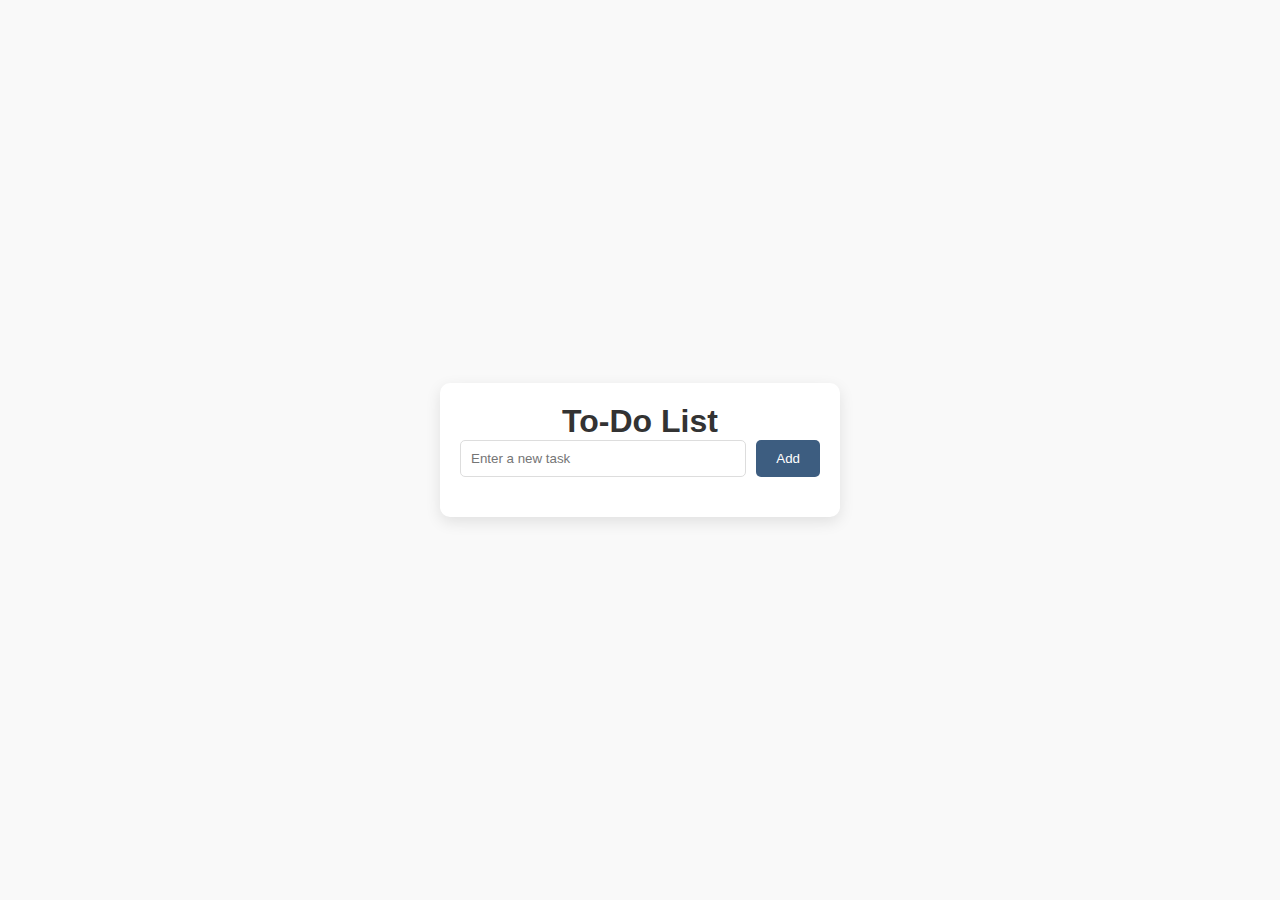
<file: lab3/index.html>
<!DOCTYPE html>
<html lang="en">
<head>
    <meta charset="UTF-8">
    <meta name="viewport" content="width=device-width, initial-scale=1.0">
    <title>To-Do List</title>
    <link rel="stylesheet" href="style.css">
</head>
<body>
    <div class="todo-app">
        <h1>To-Do List</h1>
        <div class="input-container">
            <input type="text" id="new-task-input" placeholder="Enter a new task">
            <button id="add-task-btn">Add</button>
        </div>
        <ul id="task-list">
        </ul>
    </div>

<script src="script.js"> </script>
</body>
</html>
</file>
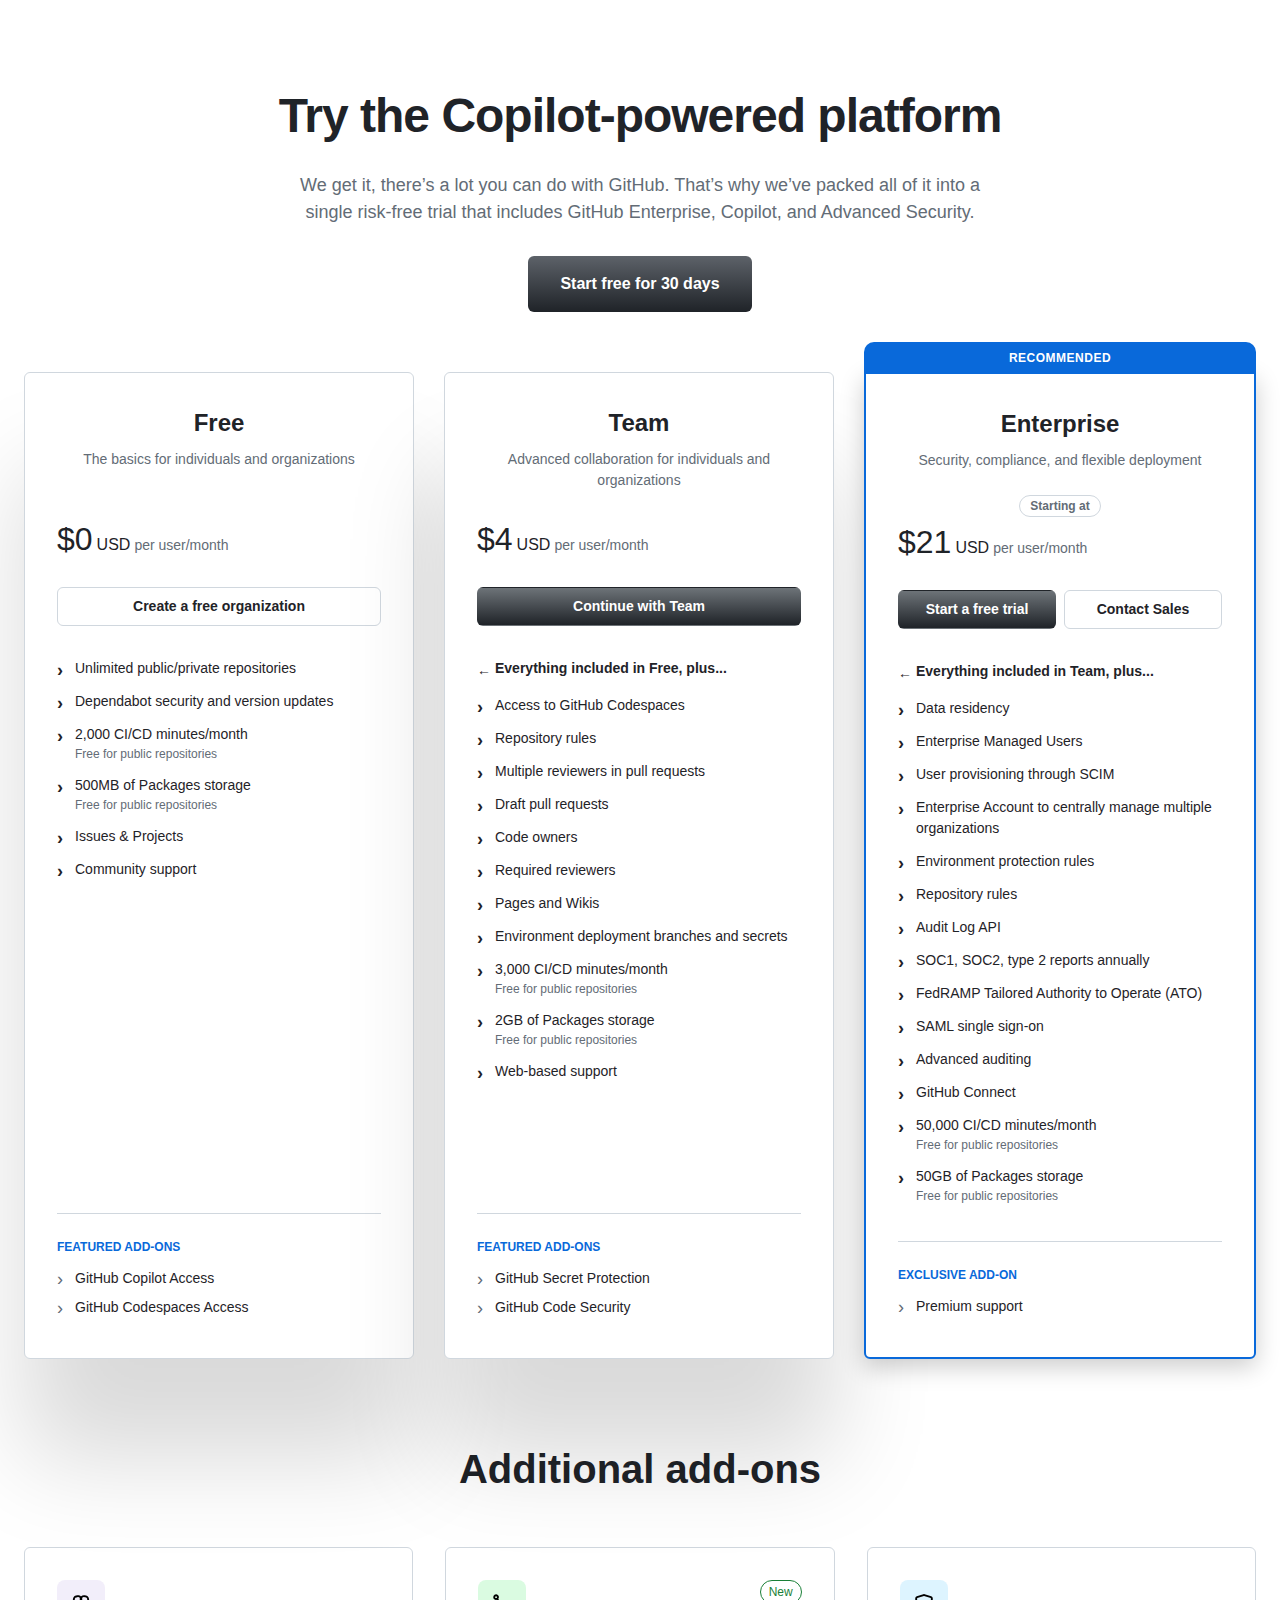
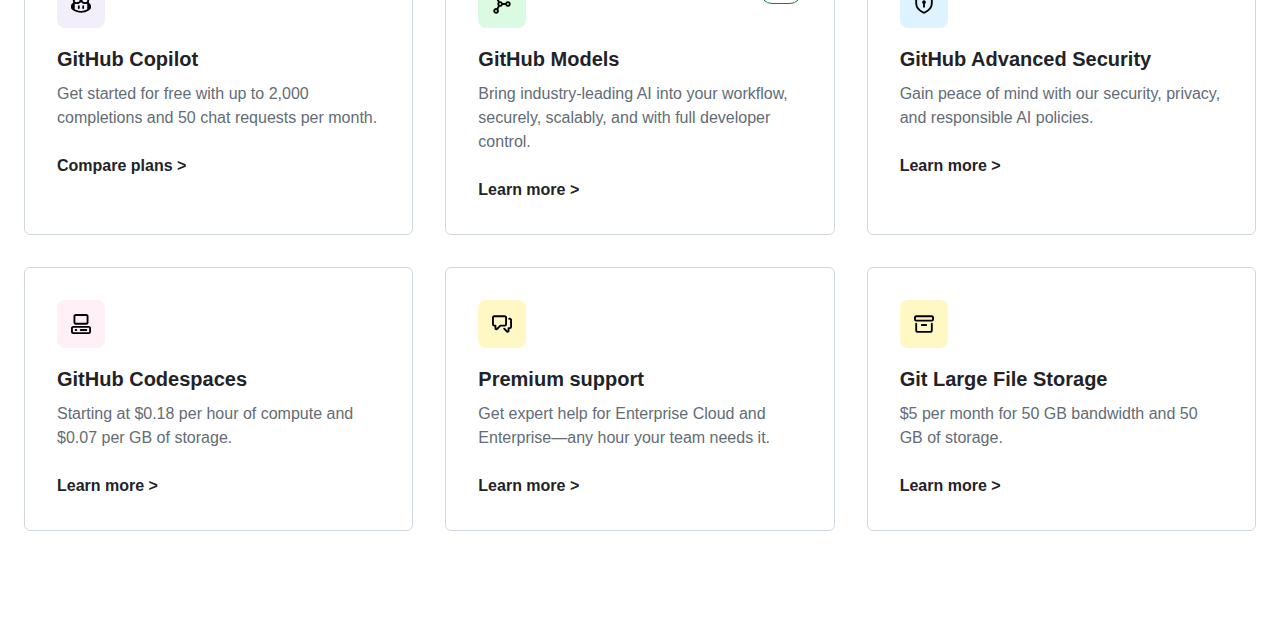
<file: lab2/github/index.html>
<!DOCTYPE html>
<html lang="en">
<head>
    <meta charset="UTF-8">
    <meta name="viewport" content="width=device-width, initial-scale=1.0">
    <title>GitHub Pricing Clone</title>
    <link rel="stylesheet" href="style.css">
</head>
<body>

    <header class="hero-section">
        <div class="container">
            <h1 class="hero-title">Try the Copilot-powered platform</h1>
            <p class="hero-desc">
                We get it, there’s a lot you can do with GitHub. That’s why we’ve packed all of it into a single risk-free trial that includes GitHub Enterprise, Copilot, and Advanced Security.
            </p>
            <a href="#" class="btn btn-primary-large">Start free for 30 days</a>
        </div>
    </header>

    <section class="pricing-section">
        <div class="container">
            <div class="pricing-grid">
                
    <div class="pricing-card">
        <h2 class="tier-name">Free</h2>
        <p class="tier-desc">The basics for individuals and organizations</p>
        <div class="price-block">
            <span class="price">$0</span> <span class="currency">USD</span> <span class="period">per user/month</span>
        </div>
        <a href="#" class="btn btn-outline full-width">Create a free organization</a>
        
        <ul class="feature-list">
            <li>Unlimited public/private repositories</li>
            <li>Dependabot security and version updates</li>
            <li>2,000 CI/CD minutes/month <span class="note">Free for public repositories</span></li>
            <li>500MB of Packages storage <span class="note">Free for public repositories</span></li>
            <li>Issues & Projects</li>
            <li>Community support</li>
        </ul>

        <div class="addon-section">
            <p class="addon-title">FEATURED ADD-ONS</p>
            <ul class="addon-list">
                <li>GitHub Copilot Access</li>
                <li>GitHub Codespaces Access</li>
            </ul>
        </div>
    </div>

    <div class="pricing-card">
        <h2 class="tier-name">Team</h2>
        <p class="tier-desc">Advanced collaboration for individuals and organizations</p>
        <div class="price-block">
            <span class="price">$4</span> <span class="currency">USD</span> <span class="period">per user/month</span>
        </div>
        <a href="#" class="btn btn-dark full-width">Continue with Team</a>
        
        <ul class="feature-list">
            <li class="intro-item">Everything included in Free, plus...</li>
            <li>Access to GitHub Codespaces</li>
            <li>Repository rules</li>
            <li>Multiple reviewers in pull requests</li>
            <li>Draft pull requests</li>
            <li>Code owners</li>
            <li>Required reviewers</li>
            <li>Pages and Wikis</li>
            <li>Environment deployment branches and secrets</li>
            <li>3,000 CI/CD minutes/month <span class="note">Free for public repositories</span></li>
            <li>2GB of Packages storage <span class="note">Free for public repositories</span></li>
            <li>Web-based support</li>
        </ul>
            <div class="addon-section">
            <p class="addon-title">FEATURED ADD-ONS</p>
            <ul class="addon-list">
                <li>GitHub Secret Protection</li>
                <li>GitHub Code Security</li>
            </ul>
        </div>
    </div>

    <div class="pricing-card recommended">
        <div class="card-content">
            <h2 class="tier-name">Enterprise</h2>
            <p class="tier-desc">Security, compliance, and flexible deployment</p>
            <div class="starting-at">Starting at</div>
            <div class="price-block">
                <span class="price">$21</span> <span class="currency">USD</span> <span class="period">per user/month</span>
            </div>
            
            <div class="btn-group">
                <a href="#" class="btn btn-dark full-width">Start a free trial</a>
                <a href="#" class="btn btn-outline full-width">Contact Sales</a>
            </div>
            
            <ul class="feature-list">
                <li class="intro-item">Everything included in Team, plus...</li>
                <li>Data residency</li>
                <li>Enterprise Managed Users</li>
                <li>User provisioning through SCIM</li>
                <li>Enterprise Account to centrally manage multiple organizations</li>
                <li>Environment protection rules</li>
                <li>Repository rules</li>
                <li>Audit Log API</li>
                <li>SOC1, SOC2, type 2 reports annually</li>
                <li>FedRAMP Tailored Authority to Operate (ATO)</li>
                <li>SAML single sign-on</li>
                <li>Advanced auditing</li>
                <li>GitHub Connect</li>
                <li>50,000 CI/CD minutes/month <span class="note">Free for public repositories</span></li>
                <li>50GB of Packages storage <span class="note">Free for public repositories</span></li>
            </ul>
                <div class="addon-section">
                <p class="addon-title">EXCLUSIVE ADD-ON</p>
                <ul class="addon-list">
                    <li>Premium support</li>
                </ul>
            </div>
        </div>
    </div>

</div>
        </div>
    </section>

    <section class="addons-section">
        <div class="container">
            <h2 class="section-title">Additional add-ons</h2>
            
            <div class="addons-grid">
                
                <div class="addon-card">
                    <div class="icon purple">
                        <svg width="20" height="20" aria-hidden="true" viewBox="0 0 16 16" version="1.1" data-view-component="true" class="octicon octicon-copilot color-fg-done m-1">
                            <path d="M7.998 15.035c-4.562 0-7.873-2.914-7.998-3.749V9.338c.085-.628.677-1.686 1.588-2.065.013-.07.024-.143.036-.218.029-.183.06-.384.126-.612-.201-.508-.254-1.084-.254-1.656 0-.87.128-1.769.693-2.484.579-.733 1.494-1.124 2.724-1.261 1.206-.134 2.262.034 2.944.765.05.053.096.108.139.165.044-.057.094-.112.143-.165.682-.731 1.738-.899 2.944-.765 1.23.137 2.145.528 2.724 1.261.566.715.693 1.614.693 2.484 0 .572-.053 1.148-.254 1.656.066.228.098.429.126.612.012.076.024.148.037.218.924.385 1.522 1.471 1.591 2.095v1.872c0 .766-3.351 3.795-8.002 3.795Zm0-1.485c2.28 0 4.584-1.11 5.002-1.433V7.862l-.023-.116c-.49.21-1.075.291-1.727.291-1.146 0-2.059-.327-2.71-.991A3.222 3.222 0 0 1 8 6.303a3.24 3.24 0 0 1-.544.743c-.65.664-1.563.991-2.71.991-.652 0-1.236-.081-1.727-.291l-.023.116v4.255c.419.323 2.722 1.433 5.002 1.433ZM6.762 2.83c-.193-.206-.637-.413-1.682-.297-1.019.113-1.479.404-1.713.7-.247.312-.369.789-.369 1.554 0 .793.129 1.171.308 1.371.162.181.519.379 1.442.379.853 0 1.339-.235 1.638-.54.315-.322.527-.827.617-1.553.117-.935-.037-1.395-.241-1.614Zm4.155-.297c-1.044-.116-1.488.091-1.681.297-.204.219-.359.679-.242 1.614.091.726.303 1.231.618 1.553.299.305.784.54 1.638.54.922 0 1.28-.198 1.442-.379.179-.2.308-.578.308-1.371 0-.765-.123-1.242-.37-1.554-.233-.296-.693-.587-1.713-.7Z"></path><path d="M6.25 9.037a.75.75 0 0 1 .75.75v1.501a.75.75 0 0 1-1.5 0V9.787a.75.75 0 0 1 .75-.75Zm4.25.75v1.501a.75.75 0 0 1-1.5 0V9.787a.75.75 0 0 1 1.5 0Z"></path>
                        </svg>
                    </div>
                    <h3 class="addon-name">GitHub Copilot</h3>
                    <p class="addon-desc">Get started for free with up to 2,000 completions and 50 chat requests per month.</p>
                    <a href="#" class="learn-more">Compare plans ></a>
                </div>

                <div class="addon-card">
                    <div class="card-header">
                        <div class="icon green">
                            <svg width="20" height="20" aria-hidden="true" viewBox="0 0 16 16" version="1.1" data-view-component="true" class="octicon octicon-ai-model color-fg-success m-1">
                                <path d="M10.628 7.25a2.25 2.25 0 1 1 0 1.5H8.622a2.25 2.25 0 0 1-2.513 1.466L5.03 12.124a2.25 2.25 0 1 1-1.262-.814l1.035-1.832A2.245 2.245 0 0 1 4.25 8c0-.566.209-1.082.553-1.478L3.768 4.69a2.25 2.25 0 1 1 1.262-.814l1.079 1.908A2.25 2.25 0 0 1 8.622 7.25ZM2.5 2.5a.75.75 0 1 0 1.5 0 .75.75 0 0 0-1.5 0Zm4 4.75a.75.75 0 1 0 0 1.5.75.75 0 0 0 0-1.5Zm6.25 0a.75.75 0 1 0 0 1.5.75.75 0 0 0 0-1.5Zm-9.5 5.5a.75.75 0 1 0 0 1.5.75.75 0 0 0 0-1.5Z"></path>
                            </svg>
                        </div>
                        <span class="badge-new">New</span>
                    </div>
                    <h3 class="addon-name">GitHub Models</h3>
                    <p class="addon-desc">Bring industry-leading AI into your workflow, securely, scalably, and with full developer control.</p>
                    <a href="#" class="learn-more">Learn more ></a>
                </div>

                <div class="addon-card">
                    <div class="icon blue">
                       <svg width="20" height="20" aria-hidden="true" viewBox="0 0 16 16" version="1.1" data-view-component="true" class="octicon octicon-shield-lock color-fg-accent m-1">
                            <path d="m8.533.133 5.25 1.68A1.75 1.75 0 0 1 15 3.48V7c0 1.566-.32 3.182-1.303 4.682-.983 1.498-2.585 2.813-5.032 3.855a1.697 1.697 0 0 1-1.33 0c-2.447-1.042-4.049-2.357-5.032-3.855C1.32 10.182 1 8.566 1 7V3.48a1.75 1.75 0 0 1 1.217-1.667l5.25-1.68a1.748 1.748 0 0 1 1.066 0Zm-.61 1.429.001.001-5.25 1.68a.251.251 0 0 0-.174.237V7c0 1.36.275 2.666 1.057 3.859.784 1.194 2.121 2.342 4.366 3.298a.196.196 0 0 0 .154 0c2.245-.957 3.582-2.103 4.366-3.297C13.225 9.666 13.5 8.358 13.5 7V3.48a.25.25 0 0 0-.174-.238l-5.25-1.68a.25.25 0 0 0-.153 0ZM9.5 6.5c0 .536-.286 1.032-.75 1.3v2.45a.75.75 0 0 1-1.5 0V7.8A1.5 1.5 0 1 1 9.5 6.5Z"></path>
                        </svg>
                    </div>
                    <h3 class="addon-name">GitHub Advanced Security</h3>
                    <p class="addon-desc">Gain peace of mind with our security, privacy, and responsible AI policies.</p>
                    <a href="#" class="learn-more">Learn more ></a>
                </div>

                <div class="addon-card">
                    <div class="icon pink">
                        <svg width="20" height="20" aria-hidden="true" viewBox="0 0 16 16" version="1.1" data-view-component="true" class="octicon octicon-codespaces color-fg-sponsors m-1">
                            <path d="M0 11.25c0-.966.784-1.75 1.75-1.75h12.5c.966 0 1.75.784 1.75 1.75v3A1.75 1.75 0 0 1 14.25 16H1.75A1.75 1.75 0 0 1 0 14.25Zm2-9.5C2 .784 2.784 0 3.75 0h8.5C13.216 0 14 .784 14 1.75v5a1.75 1.75 0 0 1-1.75 1.75h-8.5A1.75 1.75 0 0 1 2 6.75Zm1.75-.25a.25.25 0 0 0-.25.25v5c0 .138.112.25.25.25h8.5a.25.25 0 0 0 .25-.25v-5a.25.25 0 0 0-.25-.25Zm-2 9.5a.25.25 0 0 0-.25.25v3c0 .138.112.25.25.25h12.5a.25.25 0 0 0 .25-.25v-3a.25.25 0 0 0-.25-.25Z"></path><path d="M7 12.75a.75.75 0 0 1 .75-.75h4.5a.75.75 0 0 1 0 1.5h-4.5a.75.75 0 0 1-.75-.75Zm-4 0a.75.75 0 0 1 .75-.75h.5a.75.75 0 0 1 0 1.5h-.5a.75.75 0 0 1-.75-.75Z"></path>
                        </svg>
                    </div>
                    <h3 class="addon-name">GitHub Codespaces</h3>
                    <p class="addon-desc">Starting at $0.18 per hour of compute and $0.07 per GB of storage.</p>
                    <a href="#" class="learn-more">Learn more ></a>
                </div>

                <div class="addon-card">
                    <div class="icon orange">
                        <svg width="20" height="20" aria-hidden="true" viewBox="0 0 16 16" version="1.1" data-view-component="true" class="octicon octicon-comment-discussion color-fg-severe m-1">
                            <path d="M1.75 1h8.5c.966 0 1.75.784 1.75 1.75v5.5A1.75 1.75 0 0 1 10.25 10H7.061l-2.574 2.573A1.458 1.458 0 0 1 2 11.543V10h-.25A1.75 1.75 0 0 1 0 8.25v-5.5C0 1.784.784 1 1.75 1ZM1.5 2.75v5.5c0 .138.112.25.25.25h1a.75.75 0 0 1 .75.75v2.19l2.72-2.72a.749.749 0 0 1 .53-.22h3.5a.25.25 0 0 0 .25-.25v-5.5a.25.25 0 0 0-.25-.25h-8.5a.25.25 0 0 0-.25.25Zm13 2a.25.25 0 0 0-.25-.25h-.5a.75.75 0 0 1 0-1.5h.5c.966 0 1.75.784 1.75 1.75v5.5A1.75 1.75 0 0 1 14.25 12H14v1.543a1.458 1.458 0 0 1-2.487 1.03L9.22 12.28a.749.749 0 0 1 .326-1.275.749.749 0 0 1 .734.215l2.22 2.22v-2.19a.75.75 0 0 1 .75-.75h1a.25.25 0 0 0 .25-.25Z"></path>
                        </svg>
                    </div>
                    <h3 class="addon-name">Premium support</h3>
                    <p class="addon-desc">Get expert help for Enterprise Cloud and Enterprise—any hour your team needs it.</p>
                    <a href="#" class="learn-more">Learn more ></a>
                </div>

                <div class="addon-card">
                    <div class="icon yellow">
                        <svg width="20" height="20" aria-hidden="true" viewBox="0 0 16 16" version="1.1" data-view-component="true" class="octicon octicon-archive color-fg-attention m-1">
                            <path d="M0 2.75C0 1.784.784 1 1.75 1h12.5c.966 0 1.75.784 1.75 1.75v1.5A1.75 1.75 0 0 1 14.25 6H1.75A1.75 1.75 0 0 1 0 4.25ZM1.75 7a.75.75 0 0 1 .75.75v5.5c0 .138.112.25.25.25h10.5a.25.25 0 0 0 .25-.25v-5.5a.75.75 0 0 1 1.5 0v5.5A1.75 1.75 0 0 1 13.25 15H2.75A1.75 1.75 0 0 1 1 13.25v-5.5A.75.75 0 0 1 1.75 7Zm0-4.5a.25.25 0 0 0-.25.25v1.5c0 .138.112.25.25.25h12.5a.25.25 0 0 0 .25-.25v-1.5a.25.25 0 0 0-.25-.25ZM6.25 8h3.5a.75.75 0 0 1 0 1.5h-3.5a.75.75 0 0 1 0-1.5Z"></path>
                        </svg>
                    </div>
                    <h3 class="addon-name">Git Large File Storage</h3>
                    <p class="addon-desc">$5 per month for 50 GB bandwidth and 50 GB of storage.</p>
                    <a href="#" class="learn-more">Learn more ></a>
                </div>

            </div>
        </div>
    </section>

</body>
</html>
</file>
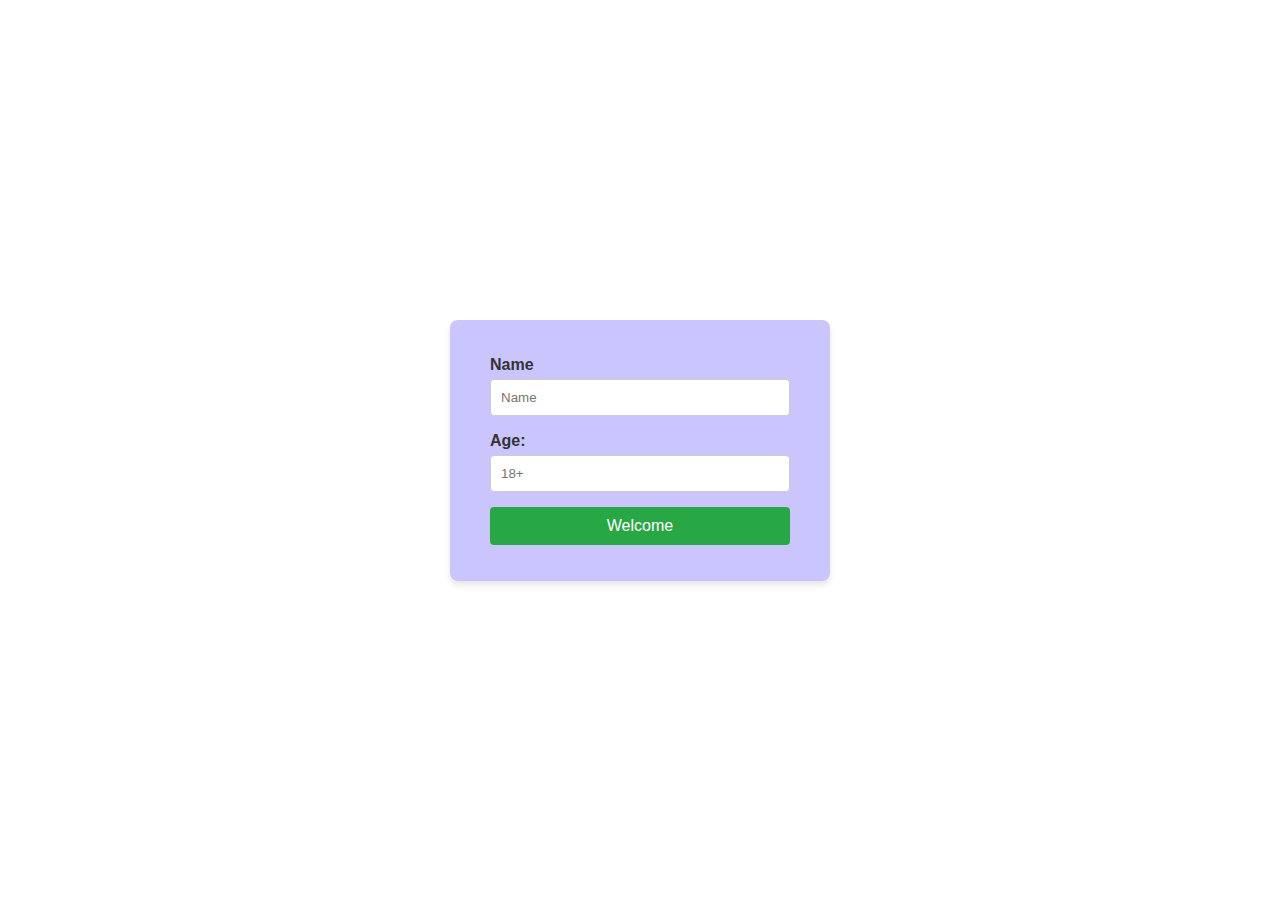
<file: lab3/pr3/index.html>
<!DOCTYPE html>
<html lang="en">
<head>
    <meta charset="UTF-8">
    <meta name="viewport" content="width=device-width, initial-scale=1.0">
    <title>Document</title>
    <link rel="stylesheet" href="style.css">
</head>
<body>
    <div class="login">
        <form>
            <p> Name </p>
            <input type="text" placeholder="Name" id="name">
            <p> Age: </p>
            <input type="number" placeholder="18+" id="age">
        </form>
        <button onclick="checkAge()" class="send"> Welcome </button>
        <p id="error" style="color: red;"></p>
    </div>
    <div id="result">
        <h1 id="result-text"></h1>
        <button onclick="Back()" class="back">Back</button>
    </div>
    <script src="script.js"></script>
</body>
</html>
</file>
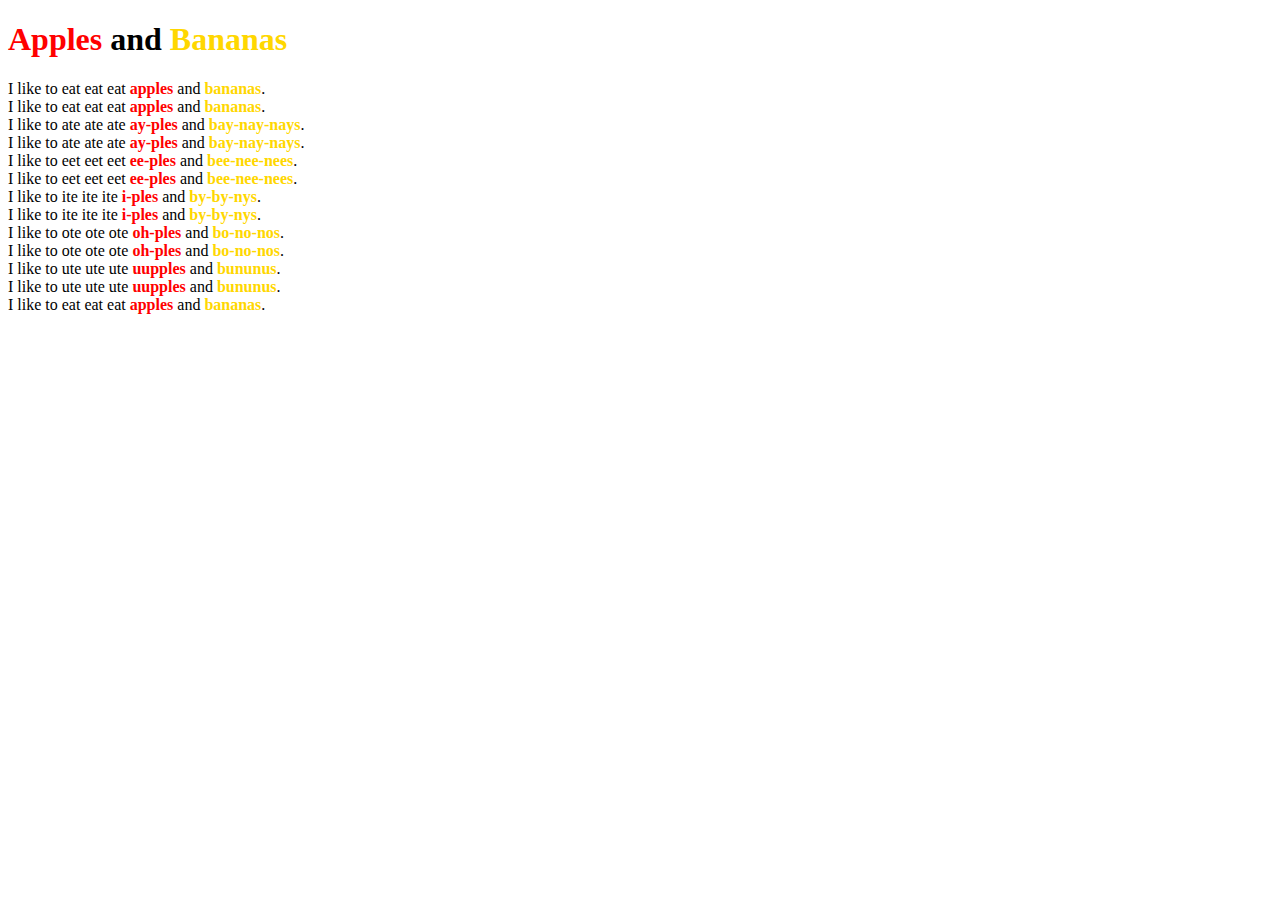
<file: lab1/KhanAcademy/Challenge_Apples and bananas classes.html>
<!DOCTYPE html>
<html>
<head>
  <meta charset="utf-8">
  <title>Challenge: Apples and bananas classes</title>
  <style>
      .apples {
          color: red;
      }
      .bananas {
          color: gold;
      }
  </style>
</head>
<body>

<h1><strong class="apples">Apples</strong> and <strong class="bananas">Bananas</strong></h1>

<p>
  I like to eat eat eat
  <strong class="apples">apples</strong> and
  <strong class="bananas">bananas</strong>.<br>
  I like to eat eat eat
  <strong class="apples">apples</strong> and
  <strong class="bananas">bananas</strong>.<br>
  I like to ate ate ate
  <strong class="apples">ay-ples</strong> and
  <strong class="bananas">bay-nay-nays</strong>.<br>
  I like to ate ate ate
  <strong class="apples">ay-ples</strong> and
  <strong class="bananas">bay-nay-nays</strong>.<br>
  I like to eet eet eet
  <strong class="apples">ee-ples</strong> and
  <strong class="bananas">bee-nee-nees</strong>.<br>
  I like to eet eet eet
  <strong class="apples">ee-ples</strong> and
  <strong class="bananas">bee-nee-nees</strong>.<br>
  I like to ite ite ite
  <strong class="apples">i-ples</strong> and
  <strong class="bananas">by-by-nys</strong>.<br>
  I like to ite ite ite
  <strong class="apples">i-ples</strong> and
  <strong class="bananas">by-by-nys</strong>.<br>
  I like to ote ote ote
  <strong class="apples">oh-ples</strong> and
  <strong class="bananas">bo-no-nos</strong>.<br>
  I like to ote ote ote
  <strong class="apples">oh-ples</strong> and
  <strong class="bananas">bo-no-nos</strong>.<br>
  I like to ute ute ute
  <strong class="apples">uupples</strong> and
  <strong class="bananas">bununus</strong>.<br>
  I like to ute ute ute
  <strong class="apples">uupples</strong> and
  <strong class="bananas">bununus</strong>.<br>
  I like to eat eat eat
  <strong class="apples">apples</strong> and
  <strong class="bananas">bananas</strong>.<br>
</p>

</body>
</html>
</file>
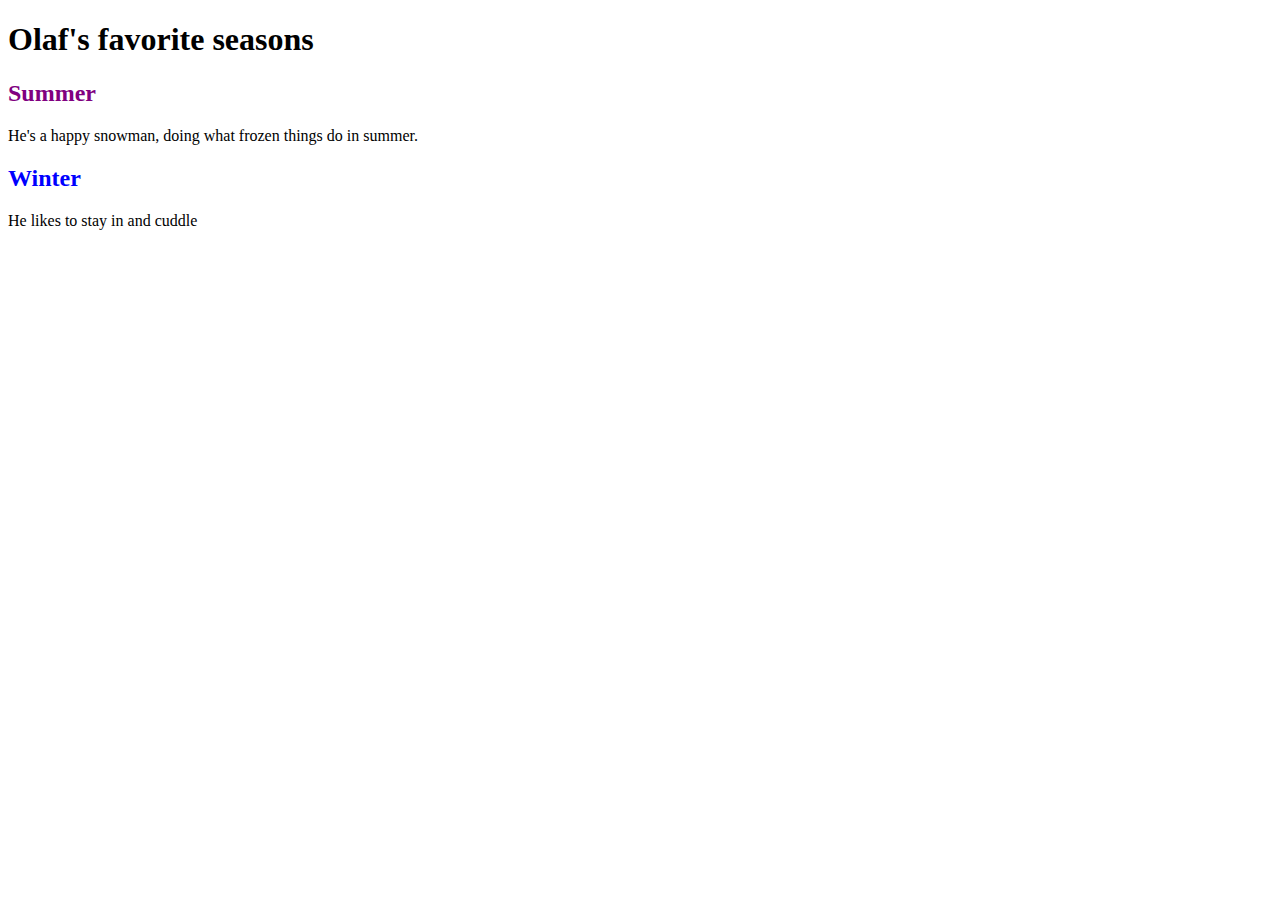
<file: lab1/KhanAcademy/Challenge_Seasonal ids.html>
<!DOCTYPE html>
<html>
<head>
  <meta charset="utf-8">
  <title>Challenge: Seasonal ids</title>
  <style>
      #summer {
          color: purple;
      }
      #winter {
          color: blue;
      }
  </style>
</head>
<body>

<h1>Olaf's favorite seasons</h1>

<h2 id="summer">Summer</h2>
<p>He's a happy snowman, doing what frozen things do in summer.</p>

<h2 id="winter">Winter</h2>
<p>He likes to stay in and cuddle</p>
</body>
</html>
</file>
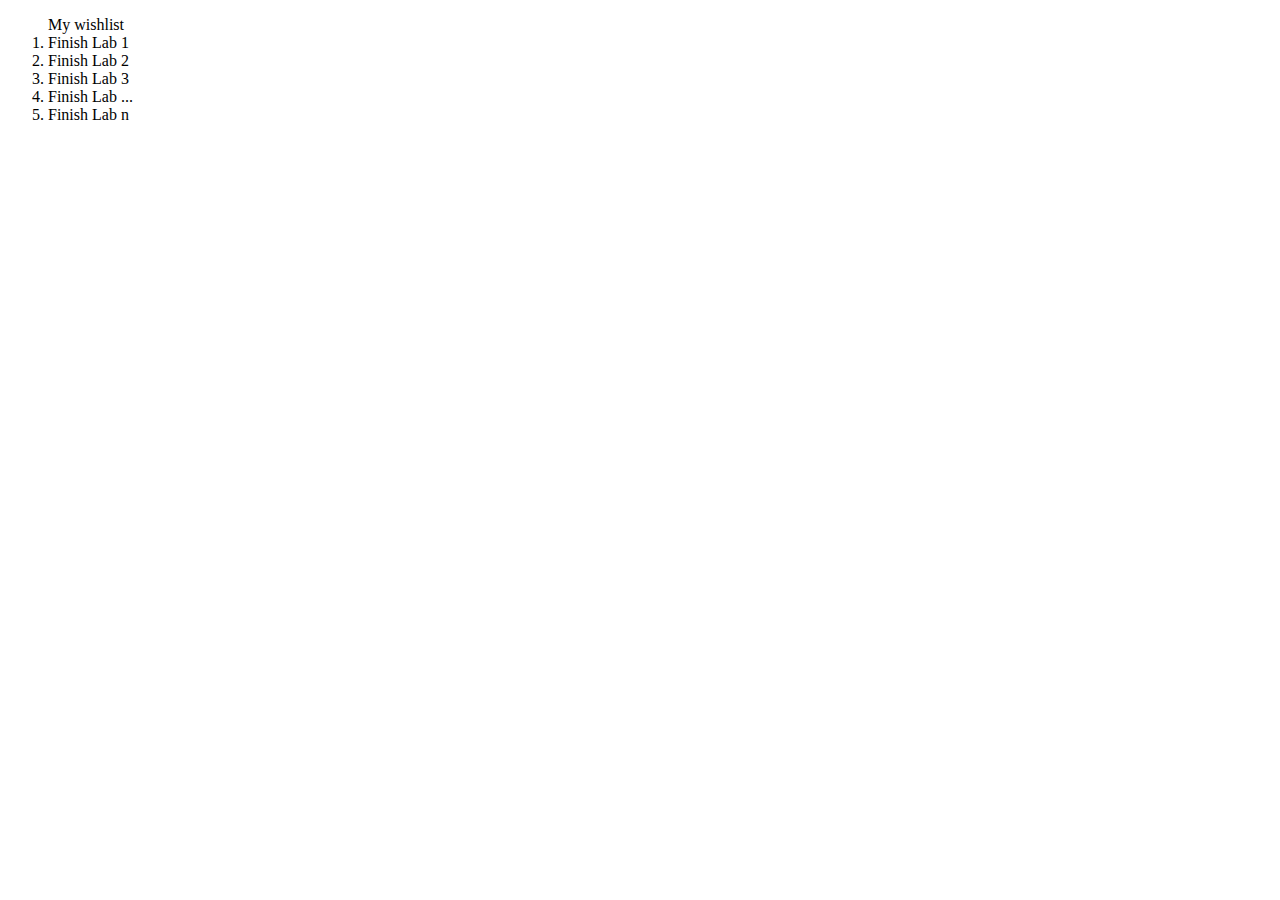
<file: lab1/KhanAcademy/Challenge_Wishlist.html>
<!DOCTYPE HTML>
<html>
<head>
  <title>Challenge: Wishlist</title>
  <meta charset="utf-8">
</head>
<body>
<ol>
  My wishlist
  <li>Finish Lab 1</li>
  <li>Finish Lab 2</li>
  <li>Finish Lab 3</li>
  <li>Finish Lab ...</li>
  <li>Finish Lab n</li>
</ol>
</body>
</html>
</file>
<file: lab3/style.css>
* {
    box-sizing: border-box;
    margin: 0;
    padding: 0;
}

body {
    font-family: 'Arial', sans-serif;
    background-color: #f9f9f9;
    display: flex;
    justify-content: center;
    align-items: center;
    min-height: 100vh;
}

.todo-app {
    background: white;
    padding: 20px;
    border-radius: 10px;
    width: 400px;
    box-shadow: 0 5px 15px rgba(0, 0, 0, 0.1);
}

h1 {
    text-align: center;
    color: #333;
}

.input-container {
    display: flex;
    margin-bottom: 20px;
}

#new-task-input {
    flex-grow: 1;
    padding: 10px;
    border: 1px solid #ddd;
    border-radius: 5px;
}

#add-task-btn {
    padding: 10px 20px;
    background-color: #3d5d80;
    color: white;
    border: none;
    border-radius: 5px;
    cursor: pointer;
    margin-left: 10px;
}

#add-task-btn:hover {
    background-color: #333;
}

ul {
    list-style: none;
}

.task-item {
    display: flex;
    justify-content: space-between;
    align-items: center;
    background: #f0f0f0;
    padding: 10px;
    border-radius: 5px;
    margin-bottom: 10px;
}

.task-item span {
    flex-grow: 1;
}

.delete-btn {
    background-color: red;
    color: white;
    border: none;
    padding: 5px 10px;
    border-radius: 5px;
    cursor: pointer;
}

.delete-btn:hover {
    background-color: darkred;
}

.task-done span {
    text-decoration: line-through;
    color: #5d6269;
}

.done-btn{
    background-color: green;
    color: white;
    border: none;
    padding: 5px 10px;
    border-radius: 5px;
    cursor: pointer;
    margin-left: 10px;
    margin-right: 5px; 
}

.done-btn:hover {
    background-color: darkgreen;
}
.task-actions {
    display: flex;  
    gap: 10px;      
}
</file>
<file: lab2/github/style.css>
*{
    box-sizing: border-box;
    margin: 0;
    padding: 0;
}

body{
    font-family: -apple-system, BlinkMacSystemFont, "Segoe UI", Roboto, "Helvetica Neue", Arial, sans-serif;
    background-color: #ffffff;
    color: #1f2328;
    line-height: 1.5;
}

.container{
    max-width: 1280px;
    margin: 0 auto;
    padding: 0 24px;
}

a{
    text-decoration: none;
    color: inherit;
}

ul{
    list-style: none;
}


.btn{
    display: inline-block;
    padding: 12px 24px;
    font-size: 16px;
    font-weight: 600;
    text-align: center;
    border-radius: 6px;
    transition: 0.2s;
    cursor: pointer;
}

.btn-primary-large{
    background: linear-gradient(180deg, #5d6269 0%, #1f2328 100%);
    color: #fff;
    padding: 16px 32px;
    font-size: 16px;
}

.btn-dark{
    background: linear-gradient(180deg, #6d7378 0%, #1f2328 100%);
    color: #fff;
    border: 1px solid transparent;
}

.btn-dark:hover, .btn-primary-large:hover{
    background-color: #3e444d;
}

.btn-outline{
    background-color: transparent;
    color: #1f2328;
    border: 1px solid #d0d7de;
}

.btn-outline:hover{
    background-color: #f6f8fa;
    border-color: #1f2328;
}

.full-width{
    width: 100%;
    margin-bottom: 8px;
    padding: 8px 16px;
    font-size: 14px;
}


.hero-section{
    text-align: center;
    padding: 80px 0 60px;
}

.hero-title{
    font-size: 48px;
    font-weight: 800;
    letter-spacing: -1px;
    margin-bottom: 20px;
}

.hero-desc{
    font-size: 18px;
    color: #636c76;
    max-width: 700px;
    margin: 0 auto 30px;
}


.pricing-section{
    padding-bottom: 80px;
}

.pricing-grid{
    display: flex;
    justify-content: center;
    
    gap: 30px;
}

.pricing-card{
    flex: 1;
    background: #ffffff;
    border: 1px solid #d0d7de;
    border-radius: 6px;
    padding: 32px;
    color: #1f2328;
    position: relative;
    box-shadow: 0 100px 100px rgba(0, 0, 0, 0.15);
    display: flex;
    flex-direction: column;
}


.enterprise-card{
    border: 2px solid #0969da;
    padding: 0; 
    overflow: hidden;
}

.enterprise-card .recommended-badge{
    background-color: #0969da;
    color: white;
    text-align: center;
    font-weight: 600;
    font-size: 12px;
    padding: 8px 0;
    text-transform: uppercase;
}

.card-content{
    /* padding: 32px; */
    display: flex;
    flex-direction: column;
    flex-grow: 1;
    justify-content: center;
}


.tier-name{
    font-size: 24px;
    font-weight: 600;
    margin-bottom: 8px;
    text-align: center;
}

.tier-desc{
    font-size: 14px;
    color: #636c76;
    margin-bottom: 24px;
    min-height: 42px;
    text-align: center; 
}
.card-content:last-child .tier-desc {
    margin-bottom: 3px;
}


.starting-at {
    display: inline-flex;
    justify-content: center;
    align-items: center;
    width: fit-content;
    border: 1px solid #d0d7de; 
    border-radius: 20px; 
    padding: 4px 10px; 
    background-color: transparent;
    font-size: 12px;
    font-weight: 600; 
    color: #636c76;
    line-height: 1; 
    margin: 0 auto 1px auto; 
    
    
}
.price-block{
    margin-bottom: 24px;
    display: flex;
    align-items: baseline;
    gap: 4px;
}

.price{
    font-size: 32px;
    font-weight: 500;
}

.currency{
    font-size: 16px;
    vertical-align: top;
}

.period{
    font-size: 14px;
    color: #636c76;
}


.btn-group{
    display: flex;
    gap: 8px;
    width: 100%;
}


.feature-list{
    margin-top: 24px;
    margin-bottom: 24px;
    font-size: 14px;
    color: #1f2328;
}

.feature-list li{
    margin-bottom: 12px;
    position: relative;
    padding-left: 18px;
    line-height: 1.5;
}

.feature-list li::before{
    content: "›"; 
    position: absolute;
    left: 0;
    top: -1px;
    font-size: 18px;
    font-weight: bold;
    color: #1f2328;
}

.feature-list .intro-item{
    font-weight: 600;
    margin-bottom: 16px;
}

.feature-list .intro-item::before{
    content: "←";
    font-size: 14px;
    top: 2px;
}

.note{
    display: block;
    font-size: 12px;
    color: #636c76;
}


.addon-section{
    border-top: 1px solid #d0d7de;
    padding-top: 24px;
    margin-top: auto; 
}

.addon-title{
    font-size: 12px;
    font-weight: 600;
    color: #0969da;
    margin-bottom: 12px;
    text-transform: uppercase;
}

.addon-list li{
    font-size: 14px;
    margin-bottom: 8px;
    padding-left: 18px;
    position: relative;
}

.addon-list li::before{
    content: "›";
    position: absolute;
    left: 0;
    top: -2px;
    font-size: 18px;
    color: #636c76;
}


.addons-section{
    padding-bottom: 100px;
    background-color: #ffffff;
}

.section-title{
    font-size: 40px;
    font-weight: 800;
    text-align: center;
    margin-bottom: 48px;
}

.addons-grid{
    display: grid;
    grid-template-columns: repeat(3, 1fr);
    gap: 32px;
}

.addon-card{
    border: 1px solid #d0d7de;
    border-radius: 6px;
    padding: 32px;
    transition: box-shadow 0.2s;
}

.addon-card:hover{
    box-shadow: 0 4px 12px rgba(0,0,0,0.1);
}

.card-header{
    display: flex;
    justify-content: space-between;
    align-items: flex-start;
}

.icon{
    width: 48px;
    height: 48px;
    border-radius: 8px;
    display: flex;
    align-items: center;
    justify-content: center;
    margin-bottom: 16px;
    color: #1f2328;
}


.icon.purple{ background-color: #f2eefa; color: #8250df; }
.icon.green{ background-color: #dafbe1; color: #1a7f37; }
.icon.blue{ background-color: #ddf4ff; color: #0969da; }
.icon.pink{ background-color: #ffeff7; color: #bf3989; }
.icon.orange{ background-color: #fff8c5; color: #9a6700; }
.icon.yellow{ background-color: #fff8c5; color: #9a6700; } 

.badge-new{
    border: 1px solid #1a7f37;
    color: #1a7f37;
    font-size: 12px;
    font-weight: 500;
    padding: 2px 8px;
    border-radius: 12px;
}

.addon-name{
    font-size: 20px;
    font-weight: 600;
    margin-bottom: 8px;
}

.addon-desc{
    font-size: 16px;
    color: #636c76;
    margin-bottom: 24px;
    line-height: 1.5;
}

.learn-more{
    font-size: 16px;
    font-weight: 600;
    color: #1f2328;
}

.learn-more:hover{
    text-decoration: underline;
}
@media (max-width: 960px) {
    .pricing-card {
        flex: 1 1 auto; 
        width: 100%;
        max-width: 500px;
    }
    
    .pricing-card {
        width: 100%;
        max-width: 500px;
    }

    .addons-grid {
        grid-template-columns: 1fr;
        max-width: 500px;
        margin: 0 auto;
    }
    
    .hero-title {
        font-size: 32px;
    }
}



.pricing-card.recommended {

    border: 2px solid #0969da;
    box-shadow: 0 8px 24px rgba(0, 0, 0, 0.2);
    border-top-left-radius: 0;
    border-top-right-radius: 0px;
    border-top-left-radius: 0px;
    position: relative;
}

.pricing-card.recommended::before {
    content: "RECOMMENDED"; 
    position: absolute;
    top: -32px; 
    left: -2px; 
    right: -2px; 
    height: 32px;
    background-color: #0969da;
    color: white;
    text-align: center;
    line-height: 32px;
    font-weight: 800;
    font-size: 12px;
    letter-spacing: 0.5px;
    border-radius: 10px 10px 0 0;
    text-transform: uppercase;
}
</file>
<file: lab3/pr3/style.css>
body {
    font-family: Arial, sans-serif;
    display: flex;
    justify-content: center;
    align-items: center;
    height: 100vh;
    margin: 0;
}

.login {
    background-color: rgb(203, 197, 254);
    padding: 20px 40px;
    border-radius: 8px;
    box-shadow: 0 4px 6px rgba(0,0,0,0.1);
    text-align: center;
    width: 300px;
}

.login p {
    text-align: left;
    margin-bottom: 5px;
    font-weight: bold;
    color: #333;
}

input {
    display: block;
    width: 100%;
    padding: 10px;
    margin-bottom: 15px;
    border: 1px solid #ccc;
    border-radius: 4px;
    box-sizing: border-box; 
}

button.send {
    width: 100%;
    padding: 10px;
    background-color: #28a745;
    color: white;
    border: none;
    border-radius: 4px;
    cursor: pointer;
    font-size: 16px;
    transition: background-color 0.3s;
}

button.send:hover {
    background-color: #218838;
}

#message {
    margin-top: 20px;
    font-size: 18px;
    min-height: 24px;
}

.error {
    color: red;
}

.success {
    color: green;
}

#result {
    display: none;
    position: fixed;
    top: 0;
    left: 0;
    width: 100%;
    height: 100%;
    justify-content: center;
    align-items: center;
    flex-direction: column; 
    font-size: 4rem;
    font-weight: bold;
    text-align: center;
    background-color: white;
}

.back {
    margin-top: 20px;
    padding: 15px 30px;
    font-size: 1.5rem;
    background-color: #007bff;
    color: white;
    border: none;
    border-radius: 5px;
    cursor: pointer;
}
</file>
